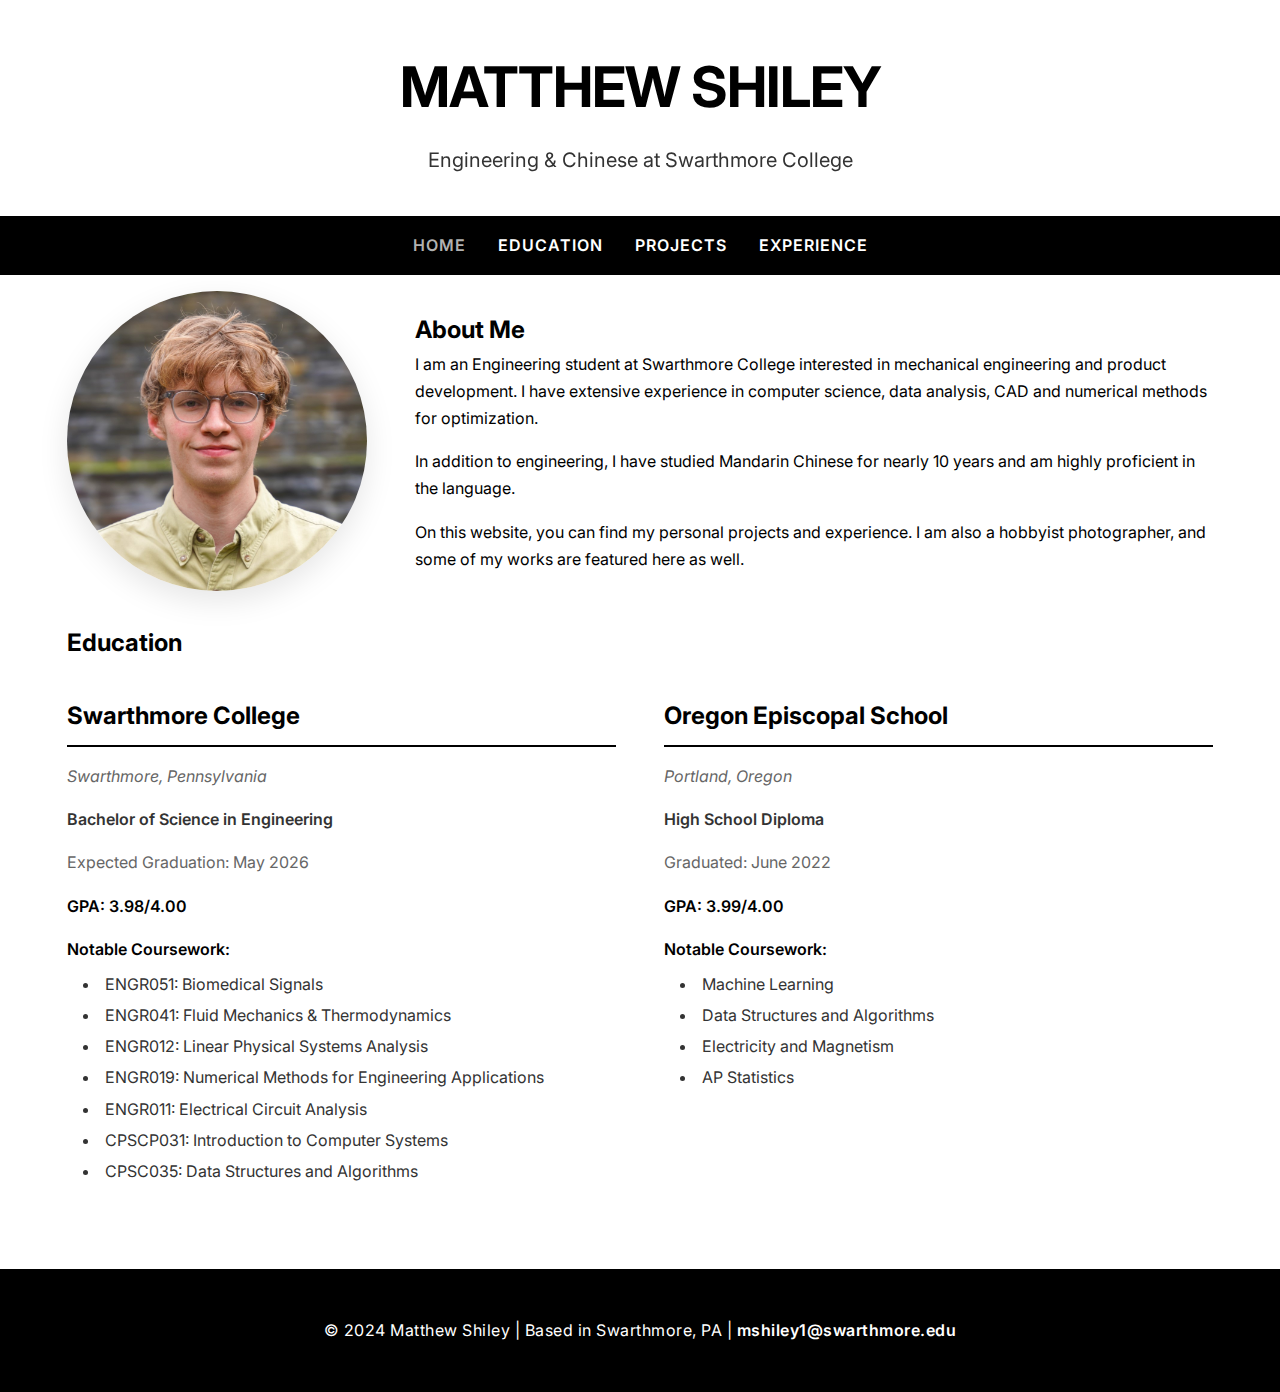
<file: index.html>
<!DOCTYPE html>
<html lang="en">
<head>
    <meta charset="UTF-8">
    <meta name="viewport" content="width=device-width, initial-scale=1.0">
    <title>Matthew Shiley - Engineering Portfolio</title>
    <link rel="stylesheet" href="styles.css">
    <link href="https://fonts.googleapis.com/css2?family=Inter:wght@400;600;800;900&display=swap" rel="stylesheet">
    <style>
        .nav-collapse {
            max-height: 0;
            overflow: hidden;
            transition: max-height 0.3s ease-out;
        }
        
        .nav-collapse.show {
            max-height: 300px;
        }

        @media (min-width: 769px) {
            .nav-collapse {
                max-height: none;
            }
        }
    </style>
</head>
<body>

    <!-- Header Section -->
    <header style="position: static; width: 100%; top: 0; z-index: 1000;">
        <div class="container">
            <h1>Matthew Shiley</h1>
            <p>Engineering & Chinese at Swarthmore College</p>
        </div>
    </header>

    <!-- Navigation Bar -->
    <nav style="position: sticky; width: 100%; z-index: 999; top: 0; margin-top: -1px;">
        <button class="nav-toggle" aria-label="Toggle navigation" aria-expanded="false">☰</button>
        <div class="nav-collapse">
            <ul>
                <li><a href="index.html" style="color: #b1b1b1; pointer-events: none;">Home</a></li>
                <li><a href="#education">Education</a></li>
                <li><a href="sections/projects.html">Projects</a></li>
                <li><a href="sections/experience.html">Experience</a></li>
            </ul>
        </div>
    </nav>

    <!-- About Section -->
    <section id="about">
        <div class="container" style="display: flex; align-items: center; gap: 3rem;">
            <img src="assets/headshot.jpg" alt="Matthew Shiley" style="width: 300px; height: 300px; border-radius: 50%; object-fit: cover; box-shadow: 0 10px 30px rgba(0,0,0,0.1);">
            <div>
                <h2>About Me</h2>
                <p>I am an Engineering student at Swarthmore College interested in mechanical engineering and product development. I have extensive experience in computer science, data analysis, CAD and numerical methods for optimization.</p>
                <p>In addition to engineering, I have studied Mandarin Chinese for nearly 10 years and am highly proficient in the language.</p>
                <p>On this website, you can find my personal projects and experience. I am also a hobbyist photographer, and some of my works are featured here as well.</p>
            </div>
        </div>
    </section>

    <!-- Education Section -->
    <section id="education">
        <div class="container">
            <h2>Education</h2>
            <div class="education-columns">
                <div class="education-column">
                    <h3>Swarthmore College</h3>
                    <p class="location">Swarthmore, Pennsylvania</p>
                    <p class="degree">Bachelor of Science in Engineering</p>
                    <p class="date">Expected Graduation: May 2026</p>
                    <p class="gpa">GPA: 3.98/4.00</p>
                    <p class="coursework">Notable Coursework:</p>
                    <ul>
                        <li>ENGR051: Biomedical Signals</li> 
                        <li>ENGR041: Fluid Mechanics & Thermodynamics</li>
                        <li>ENGR012: Linear Physical Systems Analysis</li>
                        <li>ENGR019: Numerical Methods for Engineering Applications</li>
                        <li>ENGR011: Electrical Circuit Analysis</li>
                        <li>CPSCP031: Introduction to Computer Systems</li>
                        <li>CPSC035: Data Structures and Algorithms</li>

                    </ul>
                </div>

                <div class="education-column">
                    <h3>Oregon Episcopal School</h3>
                    <p class="location">Portland, Oregon</p>
                    <p class="degree">High School Diploma</p>
                    <p class="date">Graduated: June 2022</p>
                    <p class="gpa">GPA: 3.99/4.00</p>
                    <p class="coursework">Notable Coursework:</p>
                    <ul>
                        <li>Machine Learning</li>
                        <li>Data Structures and Algorithms</li>
                        <li>Electricity and Magnetism</li>
                        <li>AP Statistics</li>
                    </ul>
                </div>
            </div>
        </div>
    </section>

    <!-- Footer Section -->
    <footer>
        <div class="container">
            <p>&copy; 2024 Matthew Shiley | Based in Swarthmore, PA | <a href="mailto:mshiley1@swarthmore.edu">mshiley1@swarthmore.edu</a></p>
        </div>
    </footer>

    <script>
        let lastScrollY = window.scrollY;
        const header = document.getElementById('header');
        
        window.addEventListener('scroll', () => {
            if (lastScrollY < window.scrollY) {
                // Scrolling down
                header.style.transform = 'translateY(-100%)';
            } else {
                // Scrolling up
                header.style.transform = 'translateY(0)';
            }
            lastScrollY = window.scrollY;
        });

        // Mobile navigation toggle
        const navToggle = document.querySelector('.nav-toggle');
        const navCollapse = document.querySelector('.nav-collapse');

        navToggle.addEventListener('click', () => {
            navCollapse.classList.toggle('show');
            const isExpanded = navToggle.getAttribute('aria-expanded') === 'true';
            navToggle.setAttribute('aria-expanded', !isExpanded);
        });
    </script>

</body>
</html>
</file>
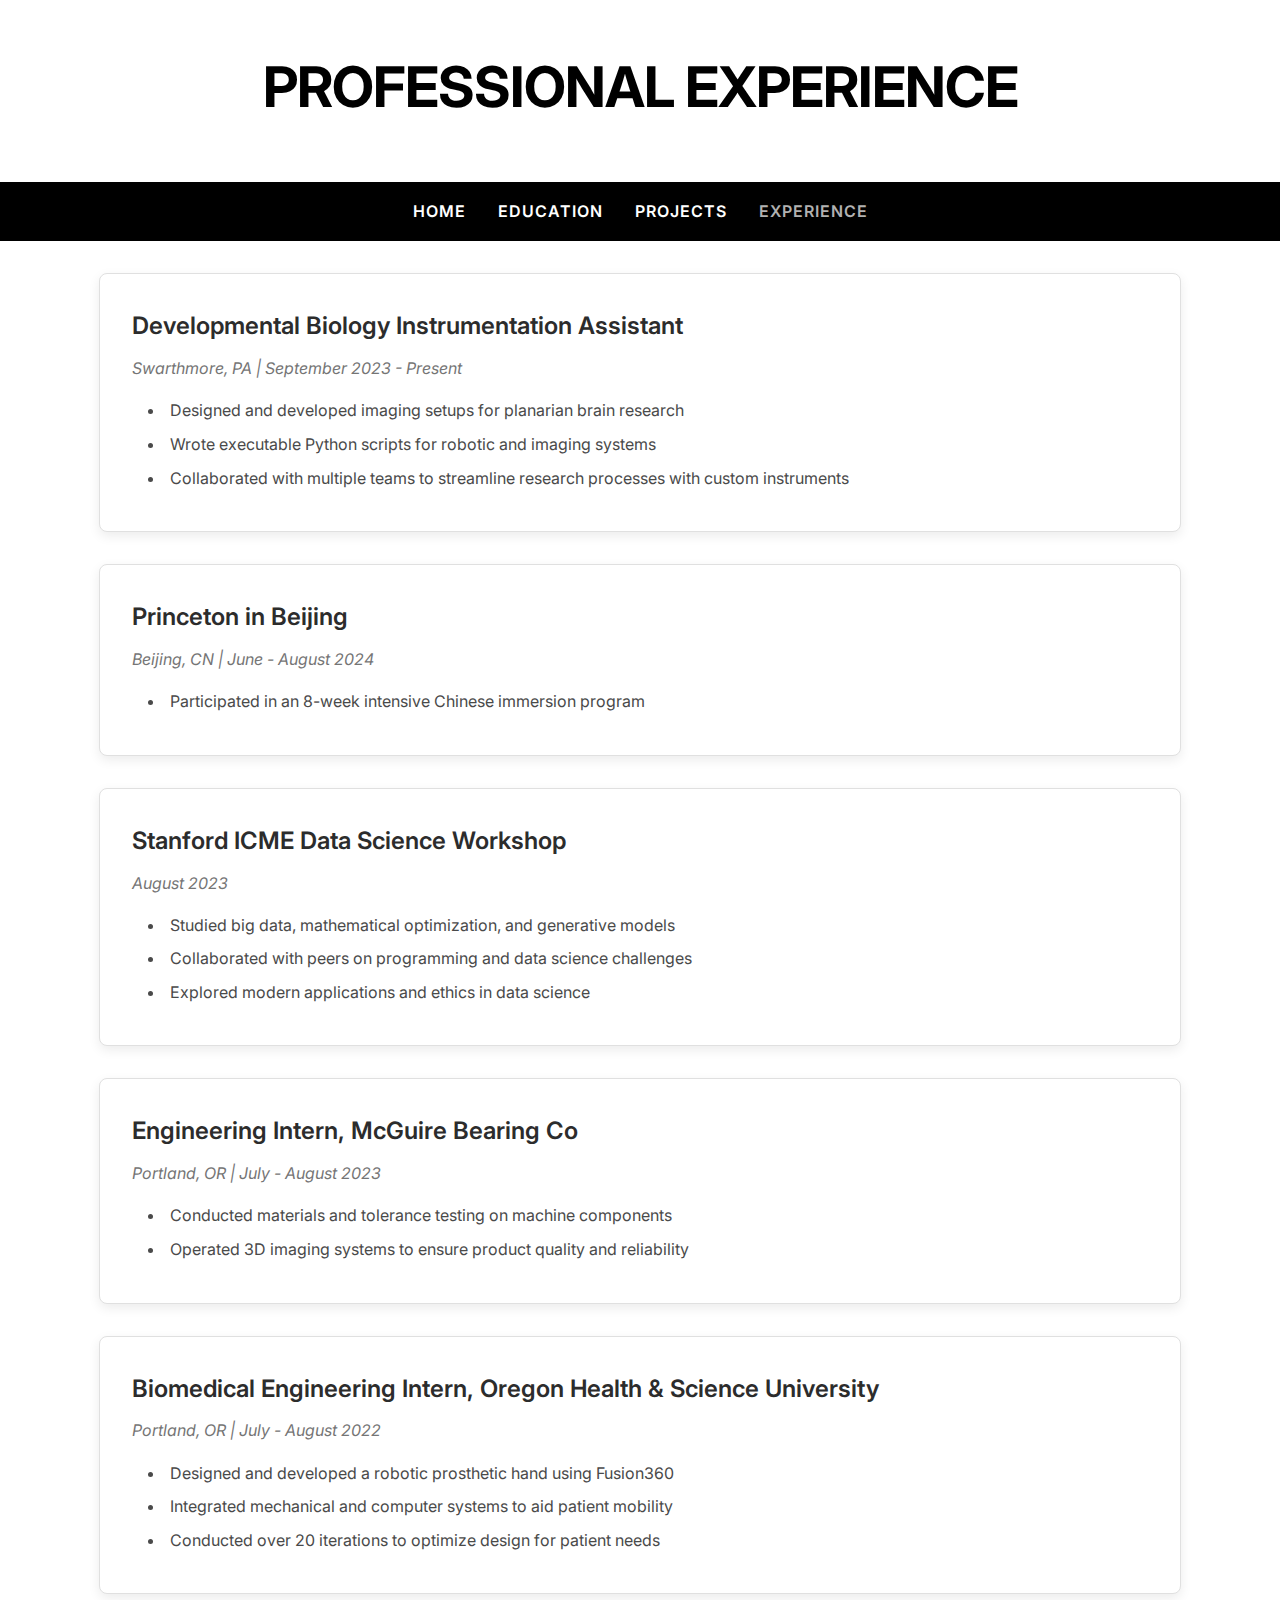
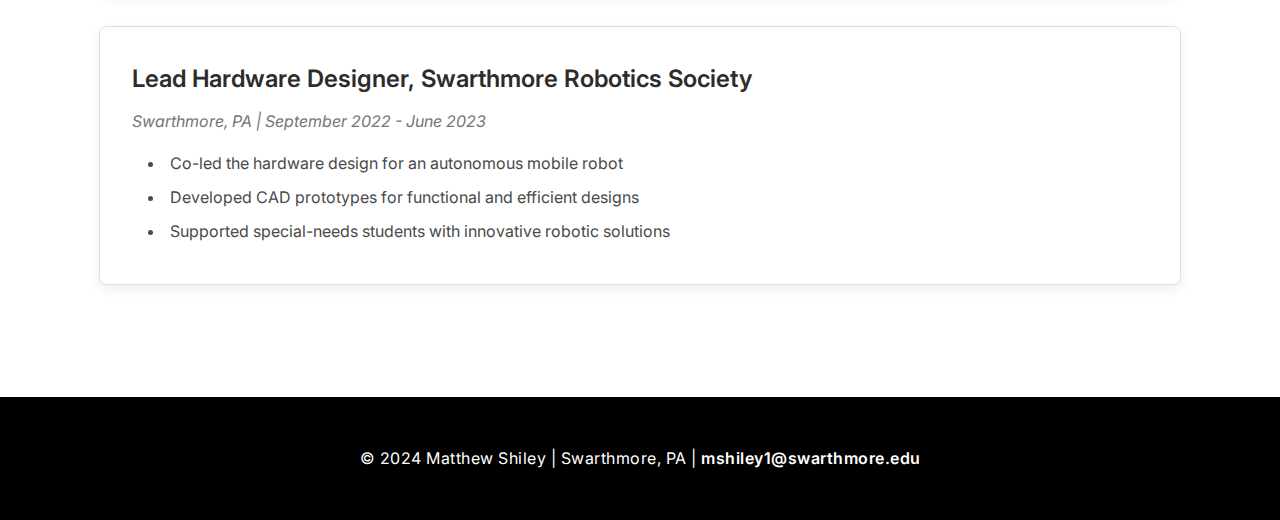
<file: sections/experience.html>
<!DOCTYPE html>
<html lang="en">
<head>
    <meta charset="UTF-8">
    <meta name="viewport" content="width=device-width, initial-scale=1.0">
    <title>Experience - Matthew Shiley</title>
    <link rel="stylesheet" href="../styles.css">
    <link href="https://fonts.googleapis.com/css2?family=Inter:wght@400;600;800;900&display=swap" rel="stylesheet">
    <style>
        .nav-collapse {
            max-height: 0;
            overflow: hidden;
            transition: max-height 0.3s ease-out;
        }
        
        .nav-collapse.show {
            max-height: 300px;
        }

        @media (min-width: 769px) {
            .nav-collapse {
                max-height: none;
            }
        }
    </style>
</head>
<body>

    <!-- Header Section -->
    <header style="position: static; width: 100%; top: 0; z-index: 1000;">
        <div class="container">
            <h1>Professional Experience</h1>
        </div>
    </header>

    <!-- Navigation Bar -->
    <nav style="position: sticky; width: 100%; z-index: 999; top: 0; margin-top: -1px;">
        <button class="nav-toggle" aria-label="Toggle navigation" aria-expanded="false">☰</button>
        <div class="nav-collapse">
            <ul>
                <li><a href="../index.html">Home</a></li>   
                <li><a href="../index.html#education">Education</a></li>
                <li><a href="projects.html">Projects</a></li>
                <li><a href="experience.html" style="color: #b1b1b1; pointer-events: none;">Experience</a></li>
            </ul>
        </div>
    </nav>

    <!-- Experience Section -->
    <section id="experience">
        <div class="container">
            <div class="experience-card">
                <h3 class="experience-title">Developmental Biology Instrumentation Assistant</h3>
                <p class="experience-location">Swarthmore, PA | September 2023 - Present</p>
                <ul class="experience-details">
                    <li>Designed and developed imaging setups for planarian brain research</li>
                    <li>Wrote executable Python scripts for robotic and imaging systems</li>
                    <li>Collaborated with multiple teams to streamline research processes with custom instruments</li>
                </ul>
            </div>

            <div class="experience-card">
                <h3 class="experience-title">Princeton in Beijing</h3>
                <p class="experience-location">Beijing, CN | June - August 2024</p>
                <ul class="experience-details">
                    <li>Participated in an 8-week intensive Chinese immersion program</li>
                </ul>
            </div>

            <div class="experience-card">
                <h3 class="experience-title">Stanford ICME Data Science Workshop</h3>
                <p class="experience-location">August 2023</p>
                <ul class="experience-details">
                    <li>Studied big data, mathematical optimization, and generative models</li>
                    <li>Collaborated with peers on programming and data science challenges</li>
                    <li>Explored modern applications and ethics in data science</li>
                </ul>
            </div>

            <div class="experience-card">
                <h3 class="experience-title">Engineering Intern, McGuire Bearing Co</h3>
                <p class="experience-location">Portland, OR | July - August 2023</p>
                <ul class="experience-details">
                    <li>Conducted materials and tolerance testing on machine components</li>
                    <li>Operated 3D imaging systems to ensure product quality and reliability</li>
                </ul>
            </div>

            <div class="experience-card">
                <h3 class="experience-title">Biomedical Engineering Intern, Oregon Health & Science University</h3>
                <p class="experience-location">Portland, OR | July - August 2022</p>
                <ul class="experience-details">
                    <li>Designed and developed a robotic prosthetic hand using Fusion360</li>
                    <li>Integrated mechanical and computer systems to aid patient mobility</li>
                    <li>Conducted over 20 iterations to optimize design for patient needs</li>
                </ul>
            </div>

            <div class="experience-card">
                <h3 class="experience-title">Lead Hardware Designer, Swarthmore Robotics Society</h3>
                <p class="experience-location">Swarthmore, PA | September 2022 - June 2023</p>
                <ul class="experience-details">
                    <li>Co-led the hardware design for an autonomous mobile robot</li>
                    <li>Developed CAD prototypes for functional and efficient designs</li>
                    <li>Supported special-needs students with innovative robotic solutions</li>
                </ul>
            </div>
        </div>
    </section>

    <!-- Footer Section -->
    <footer>
        <div class="container">
            <p>&copy; 2024 Matthew Shiley | Swarthmore, PA | <a href="mailto:mshiley1@swarthmore.edu">mshiley1@swarthmore.edu</a></p>
        </div>
    </footer>

    <script>
        // Mobile navigation toggle
        const navToggle = document.querySelector('.nav-toggle');
        const navCollapse = document.querySelector('.nav-collapse');

        navToggle.addEventListener('click', () => {
            navCollapse.classList.toggle('show');
            const isExpanded = navToggle.getAttribute('aria-expanded') === 'true';
            navToggle.setAttribute('aria-expanded', !isExpanded);
        });
    </script>

</body>
</html>
</file>
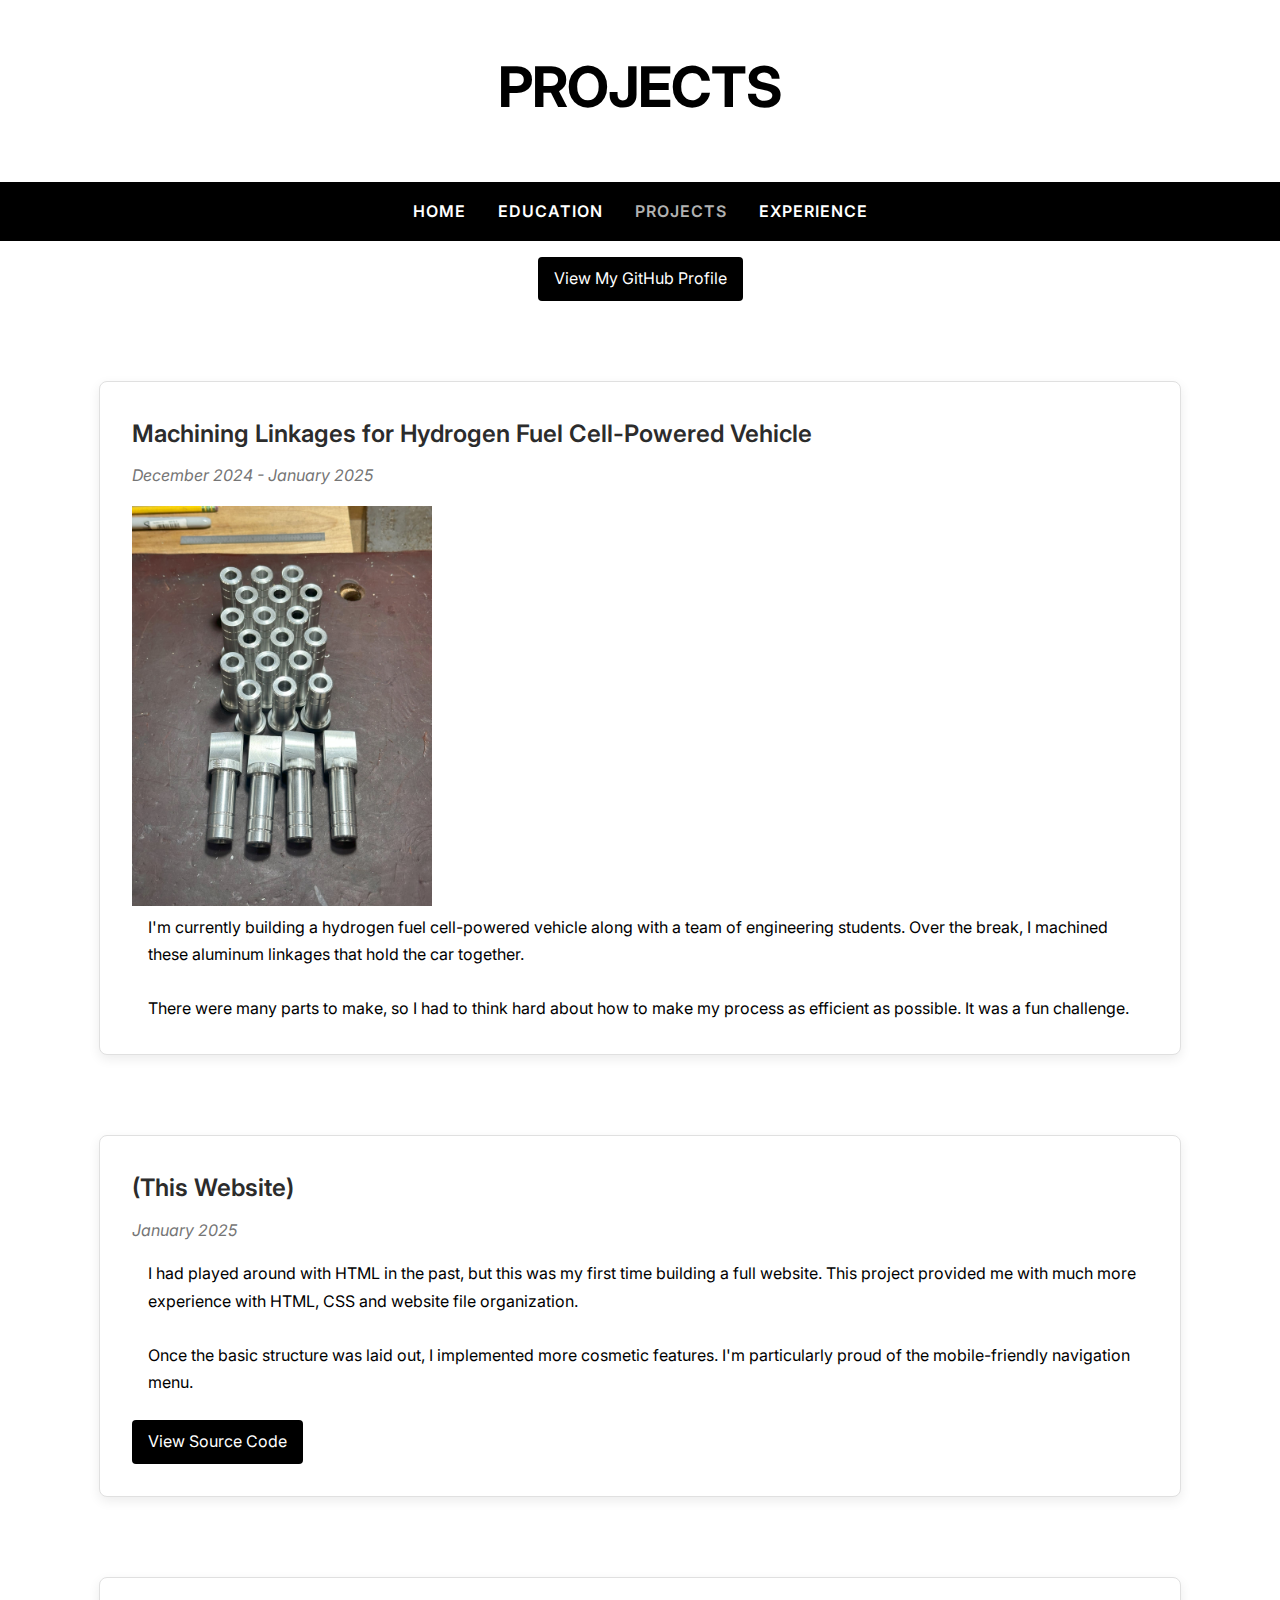
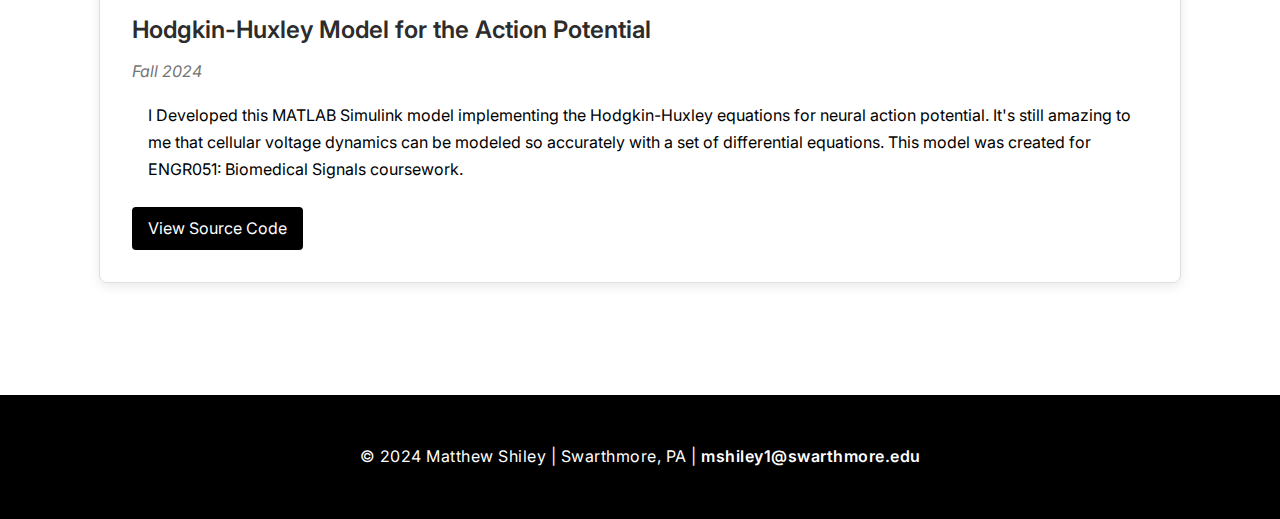
<file: sections/projects.html>
<!DOCTYPE html>
<html lang="en">
<head>
    <meta charset="UTF-8">
    <meta name="viewport" content="width=device-width, initial-scale=1.0">
    <title>Projects - Matthew Shiley</title>
    <link rel="stylesheet" href="../styles.css">
    <link href="https://fonts.googleapis.com/css2?family=Inter:wght@400;600;800;900&display=swap" rel="stylesheet">
    <style>
        .nav-collapse {
            max-height: 0;
            overflow: hidden;
            transition: max-height 0.3s ease-out;
        }
        
        .nav-collapse.show {
            max-height: 300px;
        }

        @media (min-width: 769px) {
            .nav-collapse {
                max-height: none;
            }
        }
    </style>
</head>
<body>
    <!-- Header Section -->
    <header style="position: static; width: 100%; top: 0; z-index: 1000;">
        <div class="container">
            <h1 style="font-size: clamp(2.5rem, 5vw, 3.5rem);">Projects</h1>
        </div>
    </header>

    <!-- Navigation Bar -->
    <nav style="position: sticky; width: 100%; z-index: 999; top: 0; margin-top: -1px;">
        <button class="nav-toggle" aria-label="Toggle navigation" aria-expanded="false">☰</button>
        <div class="nav-collapse">
            <ul>
                <li><a href="../index.html">Home</a></li>
                <li><a href="../index.html#education">Education</a></li>
                <li><a href="projects.html" style="color: #b1b1b1; pointer-events: none;">Projects</a></li>
                <li><a href="experience.html">Experience</a></li>
            </ul>
        </div>
    </nav>

    <!-- Projects Section -->
    <section class="projects">
        <div class="container">
            <div style="text-align: center; margin-bottom: 2rem;">
                <a href="https://github.com/jardsale" target="_blank" class="project-link">View My GitHub Profile</a>
            </div>
        </div>
    </section>

    <section class="projects">
        <div class="container">
            <div class="project-card">
                <h3 class="project-title">Machining Linkages for Hydrogen Fuel Cell-Powered Vehicle</h3>
                <p class="project-date">December 2024 - January 2025</p>
                <img src="assets/linkages.jpg" width=300px; alt="Linkages" object-fit: cover;">
                <ul class="project-details">
                    I'm currently building a hydrogen fuel cell-powered vehicle along with a team of engineering students.
                    Over the break, I machined these aluminum linkages that hold the car together.
                    <br><br>
                    There were many parts to make, so I had to think hard about how to make my process as efficient as possible. It was a fun challenge.
                </ul>
            </div>
        </div>
    </div>
    </section>

    <section class="projects">
        <div class="container">
            <div class="project-card">
                <h3 class="project-title">(This Website)</h3>
                <p class="project-date">January 2025</p>
                <ul class="project-details">
                    I had played around with HTML in the past, but this was my first time building a full website.
                    This project provided me with much more experience with HTML, CSS and website file organization.<br><br>
                    Once the basic structure was laid out, I implemented more cosmetic features. I'm particularly proud of the mobile-friendly navigation menu.
                </ul>
                <div class="project-links">
                    <a href="https://github.com/jardsale/jardsale.github.io" target="_blank" class="project-link">View Source Code</a>
                </div>
            </div>
        </div>
    </section>

    <section class="projects">
        <div class="container">
            <div class="project-card">
                <h3 class="project-title">Hodgkin-Huxley Model for the Action Potential</h3>
                <p class="project-date">Fall 2024</p>
                <ul class="project-details">
                    I Developed this MATLAB Simulink model implementing the Hodgkin-Huxley equations for neural action potential.
                    It's still amazing to me that cellular voltage dynamics can be modeled so accurately with a set of differential equations.
                    This model was created for ENGR051: Biomedical Signals coursework.
                </ul>
                <div class="project-links">
                    <a href="https://github.com/jardsale/hodgkin-huxley-model-shiley" target="_blank" class="project-link">View Source Code</a>
                </div>
            </div>
        </div>
    </section>

    <!-- Footer Section -->
    <footer>
        <div class="container">
            <p>&copy; 2024 Matthew Shiley | Swarthmore, PA | <a href="mailto:mshiley1@swarthmore.edu">mshiley1@swarthmore.edu</a></p>
        </div>
    </footer>

    <script>
        // Mobile navigation toggle
        const navToggle = document.querySelector('.nav-toggle');
        const navCollapse = document.querySelector('.nav-collapse');

        navToggle.addEventListener('click', () => {
            navCollapse.classList.toggle('show');
            const isExpanded = navToggle.getAttribute('aria-expanded') === 'true';
            navToggle.setAttribute('aria-expanded', !isExpanded);
        });
    </script>
</body>
</html>
</file>
<file: styles.css>
/* General Styles */
* {
    margin: 0;
    padding: 0;
    box-sizing: border-box;
    font-family: 'Inter', 'SF Pro Display', -apple-system, BlinkMacSystemFont, sans-serif;
    scroll-behavior: smooth;
}
/* Mobile Styles */
@media (max-width: 768px) {
    .container {
        width: 100%;
        padding: 0;
    }
    
    nav ul {
        display: none;
        flex-direction: column;
        gap: 1rem;
        padding: 1rem 2rem;
    }

    nav ul.show {
        display: flex;
    }

    .nav-toggle {
        display: block;
        background: none;
        border: none;
        color: white;
        font-size: 2rem;
        cursor: pointer;
        padding: 1rem;
        position: absolute;
        right: 1rem;
        top: 50%;
        transform: translateY(-50%);
    }

    header h1 {
        font-size: 2.5rem;
    }

    #about .container {
        flex-direction: column;
        text-align: left;
        gap: 2rem;
    }

    #about img {
        width: 200px;
        height: 200px;
    }

    .education-columns {
        grid-template-columns: 1fr !important;
        gap: 2rem;
    }

    nav {
        min-height: 4rem;
        position: relative;
    }

    .project-card, .experience-card {
        border-radius: 0;
        margin: 0;
    }
}

@media (min-width: 769px) {
    .nav-toggle {
        display: none;
    }

    .project-card, .experience-card {
        margin: 1rem 2rem;
    }
}

/* Education section styles */
.education-columns {
    display: grid;
    grid-template-columns: 1fr 1fr;
    gap: 3rem;
    margin-top: 2rem;
}

.education-column h3 {
    color: #000;
    font-size: 1.5rem;
    margin-bottom: 1rem;
    border-bottom: 2px solid #000;
    padding-bottom: 0.5rem;
}

.education-column .location {
    color: #666;
    font-style: italic;
    margin-bottom: 0.5rem;
}

.education-column .degree {
    font-weight: 600;
    color: #333;
    margin-bottom: 0.5rem;
}

.education-column .date {
    color: #666;
    margin-bottom: 0.5rem;
}

.education-column .gpa {
    font-weight: 600;
    color: #000;
    margin-bottom: 1rem;
}

.education-column .coursework {
    font-weight: 600;
    margin-bottom: 0.5rem;
}

.education-column ul {
    list-style-position: inside;
    padding-left: 1rem;
}

.education-column ul li {
    color: #333;
    margin-bottom: 0.25rem;
}

/* Experience section styles */
.experience-card, .project-card {
    background-color: #ffffff;
    border: 1px solid #e0e0e0;
    box-shadow: 0 4px 12px rgba(0, 0, 0, 0.08);
    padding: 2rem;
    border-radius: 8px;
    transition: transform 0.3s ease, box-shadow 0.3s ease;
    margin-bottom: 2rem;
}

.experience-title, .project-title {
    font-size: 1.5rem;
    font-weight: 600;
    color: #2c2c2c;
    margin-bottom: 0.5rem;
}

.experience-location, .project-date {
    color: #757575;
    font-style: italic;
    margin-bottom: 1rem;
}

.experience-details, .project-details {
    list-style-position: inside;
    padding-left: 1rem;
}

.experience-details li, .project-details li {
    color: #4a4a4a;
    margin-bottom: 0.5rem;
    line-height: 1.6;
}

.project-links {
    margin-top: 1.5rem;
    display: flex;
    gap: 1rem;
}

.project-link {
    display: inline-block;
    padding: 0.5rem 1rem;
    background-color: #000;
    color: #fff;
    text-decoration: none;
    border-radius: 4px;
    transition: background-color 0.3s ease;
}

.project-link:hover {
    background-color: #333;
}

body {
    background-color: #ffffff;
    color: #000000;
    line-height: 1.7;
}

p + p {
    margin-top: 1rem;
}

/* Container */
.container {
    width: 92%;
    max-width: 1400px;
    margin: 0 auto;
    padding: 1rem;
}

/* Header */
header {
    background-color: rgba(255, 255, 255, 0.98);
    color: #000000;
    padding: 1.5rem 0;
    text-align: center;
    backdrop-filter: blur(10px);
    position: sticky;
    top: 0;
    z-index: 1000;
    box-shadow: 0 2px 20px rgba(0, 0, 0, 0.15);
}

header h1 {
    font-size: clamp(2rem, 5vw, 3.5rem);
    font-weight: 700;
    margin-bottom: 0.5rem;
    color: #000000;
    text-transform: uppercase;
    letter-spacing: -1px;
}

header p {
    font-size: clamp(1rem, 2.5vw, 1.25rem);
    color: #333333;
}

/* Navigation */
nav {
    background-color: #000000;
    padding: 1rem 0;
}

nav ul {
    display: flex;
    justify-content: center;
    list-style: none;
    gap: 2rem;
    padding: 0 2rem;
}

nav ul li {
    margin: 0;
}

nav ul li a {
    color: #ffffff;
    text-decoration: none;
    font-weight: 600;
    transition: all 0.3s ease;
    position: relative;
    padding-bottom: 0.25rem;
    text-transform: uppercase;
    letter-spacing: 1px;
}

nav ul li a::after {
    content: '';
    position: absolute;
    width: 0;
    height: 2px;
    bottom: 0;
    left: 0;
    background-color: #ffffff;
    transition: width 0.3s ease;
}

nav ul li a:hover::after {
    width: 100%;
}

/* Hero Section */
.hero {
    background: linear-gradient(rgba(0, 0, 0, 0.7), rgba(0, 0, 0, 0.7)), url('hero.jpg') center/cover no-repeat;
    color: #ffffff;
    text-align: center;
    padding: 12rem 2rem;
    position: relative;
    overflow: hidden;
}

.hero h2 {
    font-size: clamp(2.5rem, 6vw, 4rem);
    margin-bottom: 1rem;
    font-weight: 700;
    text-transform: uppercase;
    letter-spacing: 2px;
}

.hero p {
    font-size: clamp(1.1rem, 2.5vw, 1.4rem);
    max-width: 800px;
    margin: 0 auto;
    line-height: 1.8;
}

/* Cards Section */
.cards {
    display: grid;
    grid-template-columns: repeat(auto-fit, minmax(320px, 1fr));
    gap: 2rem;
    margin: 4rem 0;
}

.card {
    background-color: #ffffff;
    border-radius: 0;
    box-shadow: 0 10px 30px rgba(0, 0, 0, 0.15);
    overflow: hidden;
    transition: all 0.4s cubic-bezier(0.165, 0.84, 0.44, 1);
    border: 1px solid #000000;
}

.card:hover {
    transform: translateY(-10px);
    box-shadow: 0 20px 40px rgba(0, 0, 0, 0.25);
}

.card img {
    width: 100%;
    height: 240px;
    object-fit: cover;
    transition: transform 0.4s ease;
    filter: grayscale(100%);
}

.card:hover img {
    transform: scale(1.05);
}

.card h3 {
    margin: 1.5rem;
    font-size: 1.75rem;
    color: #000000;
    font-weight: 700;
    text-transform: uppercase;
}

.card p {
    margin: 1.5rem;
    font-size: 1.1rem;
    color: #333333;
    line-height: 1.6;
}

/* Footer */
footer {
    background-color: #000000;
    color: #ffffff;
    text-align: center;
    padding: 2rem 0;
    margin-top: 4rem;
}

footer p {
    font-size: 1rem;
    letter-spacing: 0.5px;
}

footer a {
    color: #ffffff;
    text-decoration: none;
    font-weight: 600;
    transition: color 0.3s ease;
}

footer a:hover {
    color: #cccccc;
    text-decoration: none;
}
</file>
